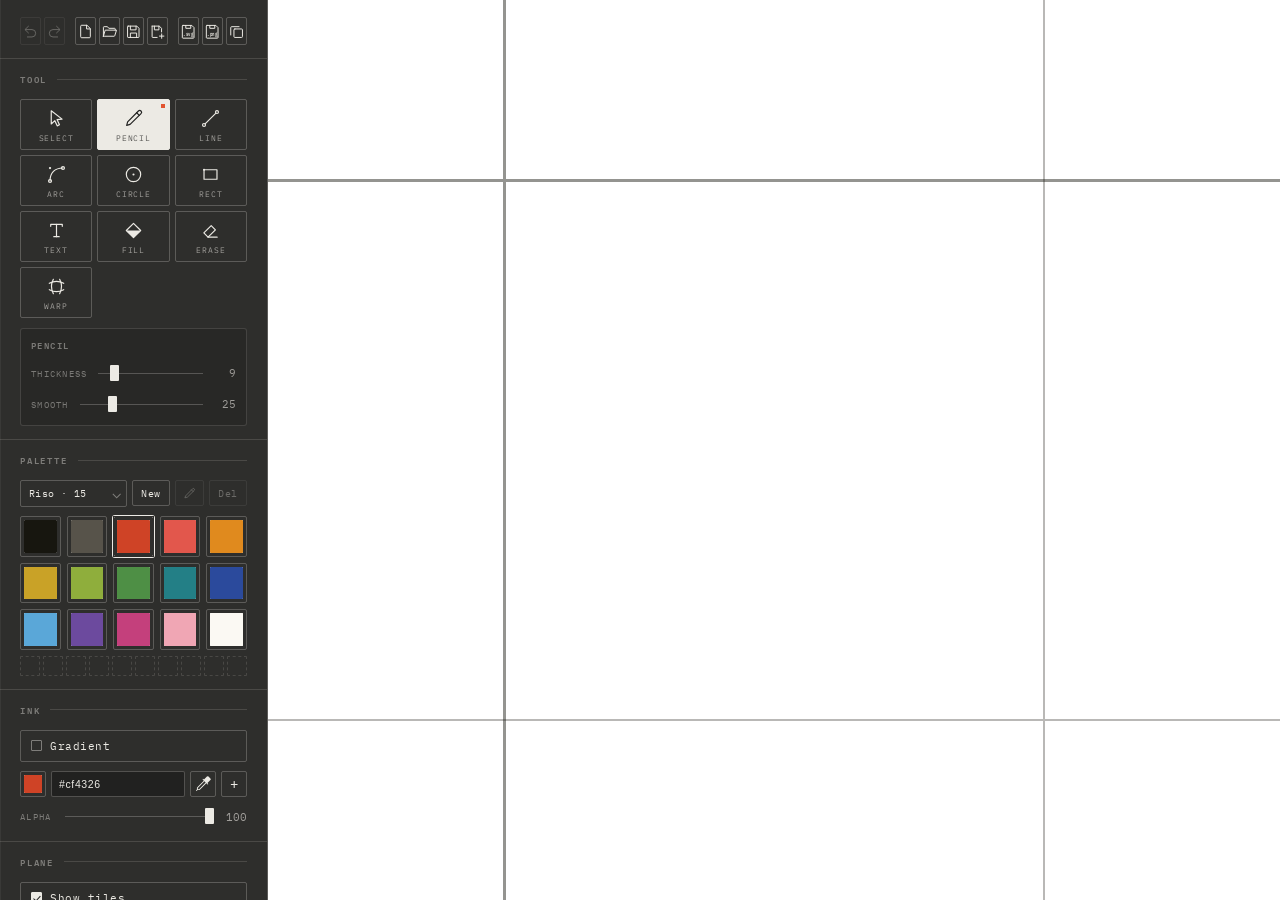
<file: index.html>
<!doctype html>
<html lang="en">
<head>
<meta charset="utf-8">
<meta name="viewport" content="width=device-width, initial-scale=1, maximum-scale=1, user-scalable=no">
<title>Tesselate</title>
<link rel="preconnect" href="https://fonts.googleapis.com">
<link rel="preconnect" href="https://fonts.gstatic.com" crossorigin>
<link href="https://fonts.googleapis.com/css2?family=Fraunces:ital,opsz,wght@0,9..144,400;0,9..144,600;1,9..144,400&family=IBM+Plex+Mono:wght@400;500;600&display=swap" rel="stylesheet">
<link rel="stylesheet" href="styles.css">
</head>
<body>

<aside class="rail">

  <section class="panel bar">
    <div class="toolbar">
      <button id="undo" title="Undo — ⌘Z" aria-label="Undo">
        <svg viewBox="0 0 24 24"><path d="M4.7 9.3h9.4a5.2 5.2 0 1 1 0 10.4H7.6"/><path d="M9.1 4.6L4.2 9.3l4.9 4.7"/></svg>
      </button>
      <button id="redo" title="Redo — ⇧⌘Z" aria-label="Redo">
        <svg viewBox="0 0 24 24"><path d="M19.3 9.3H9.9a5.2 5.2 0 1 0 0 10.4h6.5"/><path d="M14.9 4.6l4.9 4.7-4.9 4.7"/></svg>
      </button>
      <button id="newDrawing" class="gap" title="Start a new drawing" aria-label="New drawing">
        <svg viewBox="0 0 24 24"><path d="M13.5 3.2H6.6a1.4 1.4 0 0 0-1.4 1.4v14.8a1.4 1.4 0 0 0 1.4 1.4h10.8a1.4 1.4 0 0 0 1.4-1.4V8.4z"/><path d="M13.5 3.2v5.2h5.3"/></svg>
      </button>
      <button id="loadJson" title="Open a drawing — ⌘O" aria-label="Open a drawing">
        <svg viewBox="0 0 24 24"><path d="M3.4 18.6V6.2a1 1 0 0 1 1-1h4.7l1.9 2.3h8.1a1 1 0 0 1 1 1v1.6"/><path d="M3.4 18.6l2.5-8.5h16L19.4 18a1 1 0 0 1-1 .7H4.4a1 1 0 0 1-1-.1z"/></svg>
      </button>
      <button id="saveJson" title="Save the drawing back to its file — ⌘S" aria-label="Save">
        <svg viewBox="0 0 24 24"><path d="M4.4 4.4h12.3l3.1 3.1v12.1a.8.8 0 0 1-.8.8H4.4a.8.8 0 0 1-.8-.8V5.2a.8.8 0 0 1 .8-.8z"/><path d="M7.6 4.4v5.3h8V4.4"/><path d="M7.6 20.4v-6.2h8.8v6.2"/></svg>
      </button>
      <button id="saveJsonAs" title="Save the drawing to a new file — ⇧⌘S" aria-label="Save as">
        <svg viewBox="0 0 24 24"><path d="M4.4 4.4h10.2l3.1 3.1v5.1"/><path d="M4.4 4.4v15.2a.8.8 0 0 0 .8.8h6.3"/><path d="M7.6 4.4v5.3h6.4V4.4"/><path d="M17.9 15.4v6.2M14.8 18.5h6.2"/></svg>
      </button>
      <button id="exportSvg" class="gap" title="Save the tiling as an SVG" aria-label="Save SVG">
        <svg viewBox="0 0 24 24"><path d="M4.2 3.4h12.5l3.1 3.1v14a.9.9 0 0 1-.9.9H4.2a.9.9 0 0 1-.9-.9V4.3a.9.9 0 0 1 .9-.9z"/><path d="M8.2 3.4v4.1h7V3.4"/><text x="12" y="18.6" text-anchor="middle" textLength="16.4" lengthAdjust="spacingAndGlyphs">.svg</text></svg>
      </button>
      <button id="exportPng" title="Save the tiling as a PNG" aria-label="Save PNG">
        <svg viewBox="0 0 24 24"><path d="M4.2 3.4h12.5l3.1 3.1v14a.9.9 0 0 1-.9.9H4.2a.9.9 0 0 1-.9-.9V4.3a.9.9 0 0 1 .9-.9z"/><path d="M8.2 3.4v4.1h7V3.4"/><text x="12" y="18.6" text-anchor="middle" textLength="16.4" lengthAdjust="spacingAndGlyphs">.png</text></svg>
      </button>
      <button id="copyPng" title="Copy the tiling to the clipboard as a PNG" aria-label="Copy PNG">
        <svg viewBox="0 0 24 24"><rect x="8.4" y="8.4" width="12" height="12" rx="1.3"/><path d="M15.6 5.2H5.2a1.3 1.3 0 0 0-1.3 1.3v10.4"/></svg>
      </button>
    </div>
    <p class="filename mono" id="fileName" hidden></p>
    <div class="confirm" id="newConfirm" hidden>
      <p>Do you want to save your changes?</p>
      <div class="grid3">
        <button class="wide fatal" id="newYes">Yes</button>
        <button class="wide" id="newNo">No</button>
        <button class="wide" id="newCancel">Cancel</button>
      </div>
    </div>
  </section>

  <section class="panel">
    <div class="label"><span>Tool</span><i></i></div>
    <div class="tools" id="tools">
      <button class="tool" data-tool="select" title="Select — Space (click a mark, drag to move)">
        <svg viewBox="0 0 24 24"><path d="M6 3.2v15.1l4.1-3.8 2.7 5.9 2.6-1.2-2.7-5.9 5.7-.6z"/></svg>
        <em>Select</em>
      </button>
      <button class="tool" data-tool="pencil" title="Pencil — P (freehand, held drag; hold Ctrl as you let go to keep it exactly as drawn)">
        <svg viewBox="0 0 24 24"><path d="M4.2 19.8l3.9-1.1L20.6 6.4a2.1 2.1 0 0 0-3-3L5.3 15.9z"/><path d="M15.6 5.4l3 3"/></svg>
        <em>Pencil</em>
      </button>
      <button class="tool" data-tool="line" title="Line — L (click each end; Shift holds it square or to 45°)">
        <svg viewBox="0 0 24 24"><path d="M5.8 18.2L18.2 5.8"/><circle cx="4.6" cy="19.4" r="1.7"/><circle cx="19.4" cy="4.6" r="1.7"/></svg>
        <em>Line</em>
      </button>
      <button class="tool" data-tool="curve" title="Arc — A (click each end, then bend and click)">
        <svg viewBox="0 0 24 24"><path d="M4.6 19.4C4.6 10 10 4.6 19.4 4.6"/><circle cx="4.6" cy="19.4" r="1.7"/><circle cx="19.4" cy="4.6" r="1.7"/><path d="M4.6 4.6h.01" stroke-width="2.6"/></svg>
        <em>Arc</em>
      </button>
      <button class="tool" data-tool="circle" title="Circle — C (drag rim to rim, or click each end; hold Shift to draw from the centre)">
        <svg viewBox="0 0 24 24"><circle cx="12" cy="12" r="8.2"/><path d="M12 12h.01" stroke-width="2.4"/></svg>
        <em>Circle</em>
      </button>
      <button class="tool" data-tool="rect" title="Rectangle — R (click each corner; Shift squares it)">
        <svg viewBox="0 0 24 24"><rect x="4.6" y="6.6" width="14.8" height="10.8"/><path d="M4.6 6.6h.01" stroke-width="2.4"/></svg>
        <em>Rect</em>
      </button>
      <button class="tool" data-tool="text" title="Text — T (click where the letters start, then type; Enter sets them down)">
        <svg viewBox="0 0 24 24"><path d="M5.4 7.2V4.9h13.2v2.3"/><path d="M12 4.9v14.2"/><path d="M8.9 19.1h6.2"/></svg>
        <em>Text</em>
      </button>
      <button class="tool" data-tool="fill" title="Fill — F (click an area, or a mark to recolour it)">
        <svg viewBox="0 0 24 24"><path d="M12 3.8L20.2 12 12 20.2 3.8 12z"/><path d="M12 20.2L3.8 12h16.4z" fill="currentColor" stroke="none"/></svg>
        <em>Fill</em>
      </button>
      <button class="tool" data-tool="erase" title="Erase — E (click or drag across a mark)">
        <svg viewBox="0 0 24 24"><path d="M9.2 19.6l-4.8-4.8 8.4-8.4 4.8 4.8z"/><path d="M9.2 19.6h10.4"/></svg>
        <em>Erase</em>
      </button>
      <button class="tool" data-tool="warp" title="Warp — W (click the paper to drop an anchor; drag its dot to move it, the square on its rim to size it)">
        <svg viewBox="0 0 24 24"><path d="M3.8 8.4c5.4-2.9 11-2.9 16.4 0"/><path d="M3.8 15.6c5.4 2.9 11 2.9 16.4 0"/><path d="M8.4 3.8c-2.9 5.4-2.9 11 0 16.4"/><path d="M15.6 3.8c2.9 5.4 2.9 11 0 16.4"/></svg>
        <em>Warp</em>
      </button>
    </div>
    <!-- The tool in hand's own settings, boxed and named for it. Each says
         in data-for which tools it belongs to; setTool shows the right ones
         and hides the box when a tool has none. -->
    <div class="card" id="toolCard">
      <div class="card-title" id="toolCardTitle">Tool</div>
      <button class="wide toggle" data-toggle="snap" data-for="select line curve circle rect text" title="Snap to the lattice and to the marks already drawn — S · Shift suspends it, or asks for it while it is off"><span class="tick"></span><span>Snap to grid and geometry</span></button>
      <div class="row slide" id="widthRow" data-for="select pencil line curve circle rect" title="How thick a stroke looks as it is drawn, at this zoom — and, with something held, every stroke held">
        <span class="mono tiny">Thickness</span>
        <input type="range" id="width" min="1" max="64" step="1" value="9" aria-label="Stroke thickness">
        <span class="mono num" id="widthVal">9</span>
      </div>
      <!-- What a gradient lies across belongs to the stroke or fill that
           wears it, not to the gradient: shown only with a gradient about. -->
      <div class="row" id="acrossRow" data-for="select pencil line curve circle rect text fill" data-when="sweep" title="What a gradient lies across — for the marks to come and, with something held, every gradient held">
        <span class="mono tiny">Sweep across</span>
        <div class="modes" id="acrossModes">
          <button data-across="shape" title="Each mark's own bounds, so every copy of it looks the same">Mark</button>
          <button data-across="tile" title="The square, so a whole figure fades together — and still repeats exactly">Tile</button>
        </div>
      </div>
      <button class="wide toggle" data-toggle="filled" id="filledBtn" data-for="circle rect">
        <span class="tick"></span><span>Filled shapes</span>
      </button>
      <!-- Text. The size is in tile units, so 1000 is the whole square
           and 140 fits seven lines down it. -->
      <div class="row slide" data-for="text" title="How tall the letters are set, against the square — and, with something being typed, what is being typed">
        <span class="mono tiny">Size</span>
        <input type="range" id="typeSize" min="20" max="400" step="2" value="140" aria-label="Text size">
        <span class="mono num" id="typeSizeVal">140</span>
      </div>
      <!-- Three faces every computer has, and beneath them whatever else
           this one holds, once it has been asked. -->
      <div class="row" data-for="text" title="The face the letters are cut from">
        <span class="mono tiny">Face</span>
        <div class="sel"><select id="typeFace" aria-label="Text face"></select></div>
      </div>
      <div class="grid2 binders" data-for="text">
        <button class="wide toggle" data-toggle="typeBold" id="typeBoldBtn" title="Cut the letters from the heavy face">
          <span class="tick"></span><span>Bold</span>
        </button>
        <button class="wide toggle" data-toggle="typeItalic" id="typeItalicBtn" title="Cut them from the sloped face">
          <span class="tick"></span><span>Italic</span>
        </button>
      </div>
      <div class="row slide" id="smoothRow" data-for="pencil" title="How far a stroke is tidied when you let go — 0 keeps it exactly as drawn">
        <span class="mono tiny">Smooth</span>
        <input type="range" id="smooth" min="0" max="100" step="1" value="25" aria-label="Pencil smoothing">
        <span class="mono num" id="smoothVal">25</span>
      </div>
      <div class="grid2 binders" data-for="select">
        <button class="wide" id="groupBtn" title="Bind what you are holding into one thing — G or ⌘G" disabled>Group</button>
        <button class="wide" id="ungroupBtn" title="Let it loose again — U or ⇧⌘G" disabled>Ungroup</button>
      </div>
      <div class="grid4 binders" data-for="select">
        <button class="wide turn" id="turnLeftBtn" title="Turn what you are holding 45° anticlockwise" aria-label="Turn anticlockwise" disabled>
          <svg viewBox="0 0 24 24"><polyline points="1 4 1 10 7 10"/><path d="M3.51 15a9 9 0 1 0 2.13-9.36L1 10"/></svg>
        </button>
        <button class="wide turn" id="turnRightBtn" title="Turn what you are holding 45° clockwise" aria-label="Turn clockwise" disabled>
          <svg viewBox="0 0 24 24"><polyline points="23 4 23 10 17 10"/><path d="M20.49 15a9 9 0 1 1-2.12-9.36L23 10"/></svg>
        </button>
        <button class="wide turn" id="flipXBtn" title="Flip what you are holding left to right" aria-label="Flip horizontally" disabled>
          <svg viewBox="0 0 24 24"><path d="M12 2.6v18.8"/><path d="M9.1 6.9L3.4 12l5.7 5.1z"/><path d="M14.9 6.9L20.6 12l-5.7 5.1z"/></svg>
        </button>
        <button class="wide turn" id="flipYBtn" title="Flip what you are holding top to bottom" aria-label="Flip vertically" disabled>
          <svg viewBox="0 0 24 24"><path d="M2.6 12h18.8"/><path d="M6.9 9.1L12 3.4l5.1 5.7z"/><path d="M6.9 14.9L12 20.6l5.1-5.7z"/></svg>
        </button>
      </div>
      <div class="grid4 binders" data-for="select">
        <button class="wide turn" id="toBottomBtn" title="Send what you are holding to the bottom, under everything else" aria-label="Send to the bottom" disabled>
          <svg viewBox="0 0 24 24"><path d="M5.2 20.2h13.6"/><path d="M12 3.8v11.8"/><path d="M6.8 10.4l5.2 5.2 5.2-5.2"/></svg>
        </button>
        <button class="wide turn" id="downOneBtn" title="Send what you are holding down one, under the next thing below it" aria-label="Send down one" disabled>
          <svg viewBox="0 0 24 24"><path d="M12 4.6v13.8"/><path d="M6.8 13.2l5.2 5.2 5.2-5.2"/></svg>
        </button>
        <button class="wide turn" id="upOneBtn" title="Bring what you are holding up one, over the next thing above it" aria-label="Bring up one" disabled>
          <svg viewBox="0 0 24 24"><path d="M12 19.4V5.6"/><path d="M6.8 10.8L12 5.6l5.2 5.2"/></svg>
        </button>
        <button class="wide turn" id="toTopBtn" title="Bring what you are holding to the top, over everything else" aria-label="Bring to the top" disabled>
          <svg viewBox="0 0 24 24"><path d="M5.2 3.8h13.6"/><path d="M12 20.2V8.4"/><path d="M6.8 13.6L12 8.4l5.2 5.2"/></svg>
        </button>
      </div>
      <div class="grid3 binders" data-for="select">
        <button class="wide" id="cutBtn" title="Cut what you are holding — ⌘X" disabled>Cut</button>
        <button class="wide" id="copyBtn" title="Copy what you are holding — ⌘C" disabled>Copy</button>
        <button class="wide" id="pasteBtn" title="Paste — ⌘V" disabled>Paste</button>
      </div>
      <div id="warpControls" data-for="warp">
        <div class="row slide">
          <span class="mono tiny">Amount</span>
          <input type="range" id="warpAmount" min="0" max="100" step="1" value="100" aria-label="Warp amount">
          <span class="mono num" id="warpAmountVal">100</span>
        </div>
        <div class="sub-row">
          <span class="mono tiny">Anchors</span>
          <div class="modes" id="warpRepeat">
            <button data-repeat="plane" title="Each anchor sits once, where it was put — a lens over the pattern">Plane</button>
            <button data-repeat="tile" title="Each anchor sits in every square, turned with it — still a tiling">Tile</button>
          </div>
        </div>
        <div class="sub-row">
          <span class="mono tiny">Ink</span>
          <div class="modes" id="warpInk">
            <button data-ink="bend" title="Strokes follow the warp and keep the width they were given">Bends</button>
            <button data-ink="swell" title="Strokes are warped as the area they cover, so a bulge thickens them too">Swells</button>
          </div>
        </div>
        <p class="note" id="warpNone"></p>
        <!-- The anchor held, apart from the warp as a whole. -->
        <div class="subgroup" id="warpAnchor" hidden>
          <div class="card-title">Anchor</div>
          <div class="row slide">
            <span class="mono tiny">Bulge</span>
            <input type="range" id="warpBulge" min="-100" max="100" step="1" value="50" aria-label="Bulge">
            <span class="mono num" id="warpBulgeVal">50</span>
          </div>
          <div class="row slide">
            <span class="mono tiny">Twirl</span>
            <input type="range" id="warpTwirl" min="-100" max="100" step="1" value="0" aria-label="Twirl">
            <span class="mono num" id="warpTwirlVal">0</span>
          </div>
          <div class="row slide">
            <span class="mono tiny">Radius</span>
            <input type="range" id="warpRadius" min="10" max="2000" step="5" value="400" aria-label="Radius">
            <span class="mono num" id="warpRadiusVal">400</span>
          </div>
          <button class="wide" id="warpRemove" title="Remove the anchor in hand — Delete">Remove anchor</button>
        </div>
      </div>
    </div>
  </section>

  <!-- The colour panels show only for the tools that put colour down. -->
  <section class="panel" id="palettePanel" data-for="pencil line curve circle rect text fill">
    <div class="label"><span>Palette</span><i></i></div>

    <div class="pal-bar">
      <div class="sel"><select id="palSel" aria-label="Palette"></select></div>
      <button class="mini" id="palNew" title="Start a new palette of your own, empty">New</button>
      <button class="mini pen" id="palRename" title="Rename this palette" aria-label="Rename palette">
        <svg viewBox="0 0 24 24"><path d="M4.2 19.8l3.9-1.1L20.6 6.4a2.1 2.1 0 0 0-3-3L5.3 15.9z"/><path d="M15.6 5.4l3 3"/></svg>
      </button>
      <button class="mini" id="palDel" title="Delete this palette">Del</button>
    </div>

    <div class="pal-name" id="palNameRow" hidden>
      <input type="text" id="palName" class="mono" maxlength="22" placeholder="Name it" spellcheck="false" autocomplete="off">
      <button class="mini" id="palSave" title="Save the palette">Save</button>
      <button class="mini" id="palCancel" title="Cancel" aria-label="Cancel">&#215;</button>
    </div>

    <div class="swatches" id="swatches"></div>
    <div class="recent" id="recent" aria-label="Recently used" title="Recently used — ink that has been put down on the drawing, newest first"></div>
  </section>

  <!-- The colour in hand: flat, or a gradient between two ends. -->
  <section class="panel" id="inkPanel" data-for="pencil line curve circle rect text fill">
    <div class="label"><span>Ink</span><i></i></div>

    <button class="wide toggle" id="gradOn" title="Fade the ink from one colour to another"><span class="tick"></span><span>Gradient</span></button>

    <div id="inkFlat">
      <div class="mixer">
        <label class="swatch-preview well-pick" title="The ink in hand — click for the system colour picker"><span class="well chk"><i id="mixInk"></i></span><input type="color" id="hexPick" aria-label="Colour picker"></label>
        <input type="text" id="hexInput" class="mono hex" spellcheck="false" autocomplete="off" maxlength="9" aria-label="Hex colour" placeholder="#rrggbbaa">
        <button class="mini drop" id="dropBtn" title="Eyedropper — click the drawing to take the colour under the pointer — I" aria-label="Eyedropper">
          <!-- Bootstrap Icons "eyedropper", MIT -->
          <svg viewBox="0 0 16 16" aria-hidden="true"><path d="M13.354.646a1.207 1.207 0 0 0-1.708 0L8.5 3.793l-.646-.647a.5.5 0 1 0-.708.708L8.293 5l-7.147 7.146A.5.5 0 0 0 1 12.5v1.793l-.854.853a.5.5 0 1 0 .708.707L1.707 15H3.5a.5.5 0 0 0 .354-.146L11 7.707l1.146 1.147a.5.5 0 0 0 .708-.708l-.647-.646 3.147-3.146a1.207 1.207 0 0 0 0-1.708zM2 12.707l7-7L10.293 7l-7 7H2z"/></svg>
        </button>
        <span class="ink-tools" id="inkTools">
          <button class="mini add" id="addSwatch" title="Add this ink to the palette" aria-label="Add to the palette">+</button>
        </span>
      </div>
      <div class="row slide" id="alphaRow">
        <span class="mono tiny">Alpha</span>
        <input type="range" id="alpha" min="1" max="100" step="1" value="100" aria-label="Opacity">
        <span class="mono num" id="alphaVal">100</span>
      </div>
    </div>

    <div class="grad-body" id="gradBody" hidden>
      <!-- The sweep as a whole: where it runs, and how. The dial shows it,
           so there is no strip of it as well. -->
      <div class="card" id="gradSweep">
        <div class="card-title">Sweep
          <span class="card-tools">
            <button class="mini swap" id="gradSwap" title="Swap the two ends" aria-label="Swap the two ends">
              <svg viewBox="0 0 24 24"><path d="M4.5 8.5h14.5"/><path d="M15.5 5l3.5 3.5-3.5 3.5"/><path d="M19.5 15.5H5"/><path d="M8.5 12L5 15.5 8.5 19"/></svg>
            </button>
            <span class="ink-tools" id="gradTools"></span>
          </span>
        </div>
        <div class="sweep-set">
          <!-- The angle, turned by hand: the sweep as it will fall, with a
               hand pointing the way it runs. -->
          <div class="dial chk" id="gradDial" tabindex="0" role="slider" aria-label="Angle of the sweep — drag, or step it with the arrow keys" aria-valuemin="0" aria-valuemax="359" aria-valuenow="90" title="Drag to turn the sweep — Alt holds it to 45° · arrow keys step it, Shift by 45°">
            <i id="gradDialInk"></i>
            <svg viewBox="-30 -30 60 60" aria-hidden="true">
              <g id="gradDialHand" transform="rotate(90)">
                <g class="shade"><path d="M-19 0H17"/><path d="M10.5 -6.5L18.5 0 10.5 6.5"/><circle cx="-19" cy="0" r="2.6"/></g>
                <g class="hand"><path d="M-19 0H17"/><path d="M10.5 -6.5L18.5 0 10.5 6.5"/><circle cx="-19" cy="0" r="2.6"/></g>
              </g>
            </svg>
          </div>
          <div class="sweep-fields">
            <div class="sub-row">
              <span class="mono tiny">Angle</span>
              <span class="angle-field">
                <input type="number" id="gradAngle" class="mono hex" min="0" max="359" step="5" value="90" aria-label="Angle of the sweep, in degrees clockwise from east">
                <span class="mono tiny">deg</span>
              </span>
            </div>
          </div>
        </div>
      </div>
      <!-- Each end, with everything that belongs to it. -->
      <div class="card stop" id="gradStop0">
        <div class="card-title">From</div>
        <div class="mixer">
          <label class="swatch-preview well-pick" id="gradWell0" title="The colour the sweep starts from — click for the system colour picker"><span class="well chk"><i></i></span><input type="color" id="gradPick0" aria-label="Colour the sweep starts from"></label>
          <input type="text" id="gradHex0" class="mono hex" spellcheck="false" autocomplete="off" maxlength="9" aria-label="Hex of the colour the sweep starts from" placeholder="#rrggbbaa">
          <button class="mini drop" id="gradDrop0" title="Take the colour the sweep starts from off the drawing" aria-label="Eyedropper for the start of the sweep">
            <svg viewBox="0 0 16 16" aria-hidden="true"><path d="M13.354.646a1.207 1.207 0 0 0-1.708 0L8.5 3.793l-.646-.647a.5.5 0 1 0-.708.708L8.293 5l-7.147 7.146A.5.5 0 0 0 1 12.5v1.793l-.854.853a.5.5 0 1 0 .708.707L1.707 15H3.5a.5.5 0 0 0 .354-.146L11 7.707l1.146 1.147a.5.5 0 0 0 .708-.708l-.647-.646 3.147-3.146a1.207 1.207 0 0 0 0-1.708zM2 12.707l7-7L10.293 7l-7 7H2z"/></svg>
          </button>
        </div>
        <div class="row slide">
          <span class="mono tiny">Alpha</span>
          <input type="range" id="gradAlpha0" min="0" max="100" step="1" value="100" aria-label="Opacity of the colour the sweep starts from">
          <span class="mono num" id="gradAlphaVal0">100</span>
        </div>
      </div>
      <div class="card stop" id="gradStop1">
        <div class="card-title">To</div>
        <div class="mixer">
          <label class="swatch-preview well-pick" id="gradWell1" title="The colour the sweep fades to — click for the system colour picker"><span class="well chk"><i></i></span><input type="color" id="gradPick1" aria-label="Colour the sweep fades to"></label>
          <input type="text" id="gradHex1" class="mono hex" spellcheck="false" autocomplete="off" maxlength="9" aria-label="Hex of the colour the sweep fades to" placeholder="#rrggbbaa">
          <button class="mini drop" id="gradDrop1" title="Take the colour the sweep fades to off the drawing" aria-label="Eyedropper for the end of the sweep">
            <svg viewBox="0 0 16 16" aria-hidden="true"><path d="M13.354.646a1.207 1.207 0 0 0-1.708 0L8.5 3.793l-.646-.647a.5.5 0 1 0-.708.708L8.293 5l-7.147 7.146A.5.5 0 0 0 1 12.5v1.793l-.854.853a.5.5 0 1 0 .708.707L1.707 15H3.5a.5.5 0 0 0 .354-.146L11 7.707l1.146 1.147a.5.5 0 0 0 .708-.708l-.647-.646 3.147-3.146a1.207 1.207 0 0 0 0-1.708zM2 12.707l7-7L10.293 7l-7 7H2z"/></svg>
          </button>
        </div>
        <div class="row slide">
          <span class="mono tiny">Alpha</span>
          <input type="range" id="gradAlpha1" min="0" max="100" step="1" value="100" aria-label="Opacity of the colour the sweep fades to">
          <span class="mono num" id="gradAlphaVal1">100</span>
        </div>
      </div>
    </div>
  </section>

  <section class="panel">
    <div class="label"><span>Plane</span><i></i></div>
    <button class="wide toggle" data-toggle="grid" title="Show the tile grid across the plane — X"><span class="tick"></span><span>Show tiles</span></button>
    <button class="wide toggle" id="gridOn" title="Show the alignment grid — D cycles its size">
      <span class="tick"></span><span>Show grid</span>
    </button>
    <div class="subs" id="subs"></div>
    <div class="sub-row">
      <span class="mono tiny">Grid type</span>
      <div class="modes" id="diagModes"></div>
    </div>
  </section>

  <section class="panel" id="symmetryPanel">
    <div class="label"><span>Symmetry</span><i></i></div>
    <div class="row shape-row">
      <span class="mono tiny">Tile</span>
      <div class="modes" id="shapes"></div>
    </div>
    <div class="confirm" id="shapeConfirm" hidden>
      <p>A <span id="shapeName">new</span> tile starts a new drawing. Do you want to save your changes?</p>
      <div class="grid3">
        <button class="wide fatal" id="shapeYes">Yes</button>
        <button class="wide" id="shapeNo">No</button>
        <button class="wide" id="shapeCancel">Cancel</button>
      </div>
    </div>
    <div class="chips" id="presets"></div>
    <div class="row block-row">
      <span class="mono tiny">Block</span>
      <div class="sizes" id="sizes"></div>
    </div>
    <div class="pattern-grid" id="patternGrid"></div>
    <p class="note" id="turnNote">Click a tile to turn it a quarter. The upright arrow is your drawing surface.</p>
    <button class="wide toggle" data-toggle="arrows" title="Mark each tile on the plane with the way it has been turned"><span class="tick"></span><span>Show orientation</span></button>
  </section>

</aside>

<main class="stage-wrap">
  <canvas id="stage"></canvas>
</main>

<script src="src/geometry.js"></script>
<script src="src/patterns.js"></script>
<script src="src/warp.js"></script>
<script src="src/app.js"></script>
</body>
</html>
</file>
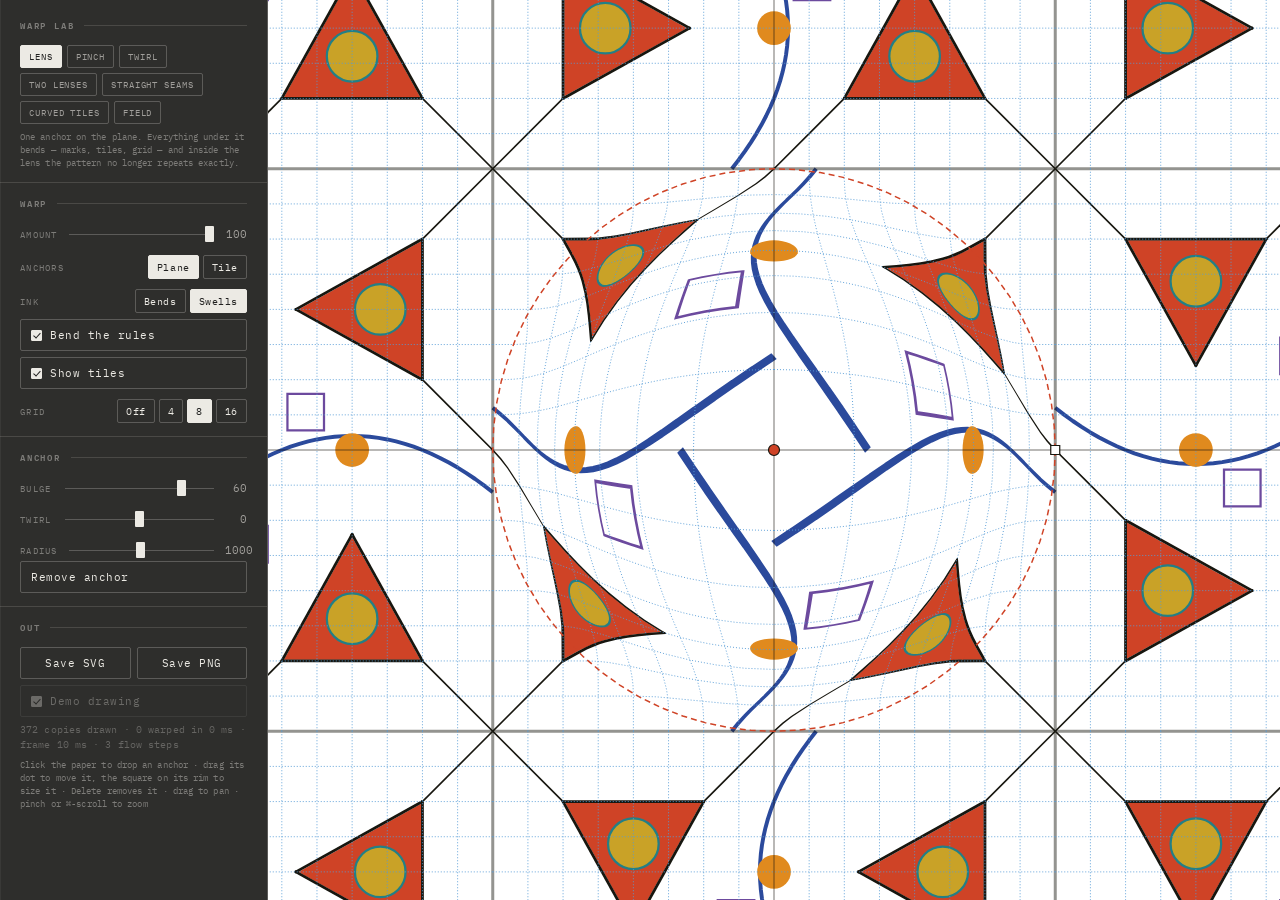
<file: lab/warp.html>
<!doctype html>
<html lang="en">
<head>
<meta charset="utf-8">
<meta name="viewport" content="width=device-width, initial-scale=1, maximum-scale=1, user-scalable=no">
<title>Tesselate — warp lab</title>
<link rel="preconnect" href="https://fonts.googleapis.com">
<link rel="preconnect" href="https://fonts.gstatic.com" crossorigin>
<link href="https://fonts.googleapis.com/css2?family=Fraunces:ital,opsz,wght@0,9..144,400;0,9..144,600;1,9..144,400&family=IBM+Plex+Mono:wght@400;500;600&display=swap" rel="stylesheet">
<link rel="stylesheet" href="../styles.css">
<style>
  .lab .note { margin: 6px 0 0; line-height: 1.45; }
  .lab .chips { margin-top: 8px; }
  .lab .stats { opacity: 0.7; font-size: 10px; }
  #stage { cursor: crosshair; }
  #stage.on-handle { cursor: grab; }
  .svg-view { position: fixed; inset: 0; background: #fff; display: flex; }
  .svg-view img { width: 100%; height: 100%; object-fit: contain; }
</style>
</head>
<body>

<aside class="rail lab">

  <section class="panel">
    <div class="label"><span>Warp lab</span><i></i></div>
    <div class="chips" id="presets"></div>
    <p class="note" id="presetNote"></p>
  </section>

  <section class="panel">
    <div class="label"><span>Warp</span><i></i></div>
    <div class="row slide">
      <span class="mono tiny">Amount</span>
      <input type="range" id="amount" min="0" max="100" step="1" value="100" aria-label="Amount">
      <span class="mono num" id="amountVal">100</span>
    </div>
    <div class="sub-row">
      <span class="mono tiny">Anchors</span>
      <div class="modes" id="repeat">
        <button data-repeat="plane" title="Each anchor sits once, on the plane — a lens">Plane</button>
        <button data-repeat="tile" title="Each anchor sits in every square, turned with it — still a tiling">Tile</button>
      </div>
    </div>
    <div class="sub-row">
      <span class="mono tiny">Ink</span>
      <div class="modes" id="ink">
        <button data-ink="bend" title="Strokes follow the warp but keep their width">Bends</button>
        <button data-ink="swell" title="Strokes are warped as areas, so a bulge thickens them too">Swells</button>
      </div>
    </div>
    <button class="wide toggle" id="bendRules" title="Warp the tile rules and the grid with the marks"><span class="tick"></span><span>Bend the rules</span></button>
    <button class="wide toggle" id="tilesOn"><span class="tick"></span><span>Show tiles</span></button>
    <div class="sub-row">
      <span class="mono tiny">Grid</span>
      <div class="modes" id="lattice">
        <button data-lattice="0">Off</button>
        <button data-lattice="4">4</button>
        <button data-lattice="8">8</button>
        <button data-lattice="16">16</button>
      </div>
    </div>
  </section>

  <section class="panel">
    <div class="label"><span>Anchor</span><i></i></div>
    <p class="note" id="anchorNone">None in hand. Click the paper to drop one.</p>
    <div id="anchorBody" hidden>
      <div class="row slide">
        <span class="mono tiny">Bulge</span>
        <input type="range" id="bulge" min="-100" max="100" step="1" value="0" aria-label="Bulge">
        <span class="mono num" id="bulgeVal">0</span>
      </div>
      <div class="row slide">
        <span class="mono tiny">Twirl</span>
        <input type="range" id="twirl" min="-100" max="100" step="1" value="0" aria-label="Twirl">
        <span class="mono num" id="twirlVal">0</span>
      </div>
      <div class="row slide">
        <span class="mono tiny">Radius</span>
        <input type="range" id="radius" min="30" max="2000" step="5" value="400" aria-label="Radius">
        <span class="mono num" id="radiusVal">400</span>
      </div>
      <button class="wide" id="removeAnchor" title="Delete">Remove anchor</button>
    </div>
  </section>

  <section class="panel">
    <div class="label"><span>Out</span><i></i></div>
    <div class="grid2">
      <button class="wide" id="svgBtn" title="Warped geometry, per block square where the warp repeats">Save SVG</button>
      <button class="wide" id="pngBtn">Save PNG</button>
    </div>
    <button class="wide toggle" id="demoOn" title="The lab's own drawing, or the one on the table in this browser"><span class="tick"></span><span>Demo drawing</span></button>
    <p class="note mono stats" id="stats"></p>
    <p class="note mono stats" id="readout"></p>
    <p class="note">Click the paper to drop an anchor · drag its dot to move it, the square on its rim to size it · Delete removes it · drag to pan · pinch or ⌘-scroll to zoom</p>
  </section>

</aside>

<main class="stage-wrap">
  <canvas id="stage"></canvas>
</main>

<script src="../src/geometry.js"></script>
<script src="../src/patterns.js"></script>
<script src="../src/warp.js"></script>
<script src="lab.js"></script>
<script>if (/[?&]selftest=1/.test(location.search)) document.write('<script src="selftest.js"><\/script>');</script>
</body>
</html>
</file>
<file: styles.css>
/* ------------------------------------------------------------------
   Tesselate — dark grey bench, white paper, one vermilion accent. The
   tools recede so the work does not have to compete with them; all
   colour is in the artwork, none in the room around it.

   `ink` is the foreground the rail is written in, `paper` what sits
   against it — light on dark now, which is why a chip that fills with
   ink reads as light with dark lettering. The names keep their
   meaning; only the values change hands.
   ------------------------------------------------------------------ */

:root {
  color-scheme: dark;
  --paper: #212120;
  --paper-lift: #2e2e2c;
  --shade: #1a1a19;
  --ink: #eceae4;
  --ink-60: rgba(236, 234, 228, 0.6);
  --ink-42: rgba(236, 234, 228, 0.42);
  --ink-22: rgba(236, 234, 228, 0.24);
  --ink-12: rgba(236, 234, 228, 0.14);
  --ink-06: rgba(236, 234, 228, 0.07);
  --accent: #e2542f;
  --rail: 268px;
  --mono: "IBM Plex Mono", ui-monospace, "SF Mono", Menlo, monospace;
  --serif: "Fraunces", "Hoefler Text", Georgia, serif;
}

* { box-sizing: border-box; }
[hidden] { display: none !important; }

html, body {
  height: 100%;
  margin: 0;
  overflow: hidden;
  overscroll-behavior: none;
  background: var(--shade);
  color: var(--ink);
  font-family: var(--mono);
  -webkit-font-smoothing: antialiased;
  touch-action: none;
}

body { display: flex; }

/* ---------------- rail ---------------- */

.rail {
  width: var(--rail);
  flex: 0 0 var(--rail);
  height: 100%;
  overflow-y: auto;
  overflow-x: hidden;
  background: var(--paper-lift);
  border-right: 1px solid var(--ink-22);
  box-shadow: 1px 0 0 rgba(255, 255, 255, 0.05) inset, -18px 0 30px -24px rgba(0, 0, 0, 0.7);
  display: flex;
  flex-direction: column;
  scrollbar-width: thin;
}
.rail::-webkit-scrollbar { width: 8px; }
.rail::-webkit-scrollbar-thumb { background: var(--ink-12); }

.panel { padding: 12px 20px 13px; border-bottom: 1px solid var(--ink-12); }
/* Nothing follows the last panel, so its rule would just hang in the gap. */
.rail > .panel:last-child { border-bottom: none; }
.rail > section.panel:first-of-type { padding-top: 17px; }

.label {
  display: flex;
  align-items: center;
  gap: 10px;
  margin-bottom: 12px;
  font-size: 9px;
  font-weight: 600;
  letter-spacing: 0.2em;
  text-transform: uppercase;
  color: var(--ink-42);
}
.label i { flex: 1; height: 1px; background: var(--ink-12); }

/* The New-confirm block eases in the same way the symmetry panel used to. */
@keyframes unfold {
  from { opacity: 0; transform: translateY(-3px); }
  to { opacity: 1; transform: none; }
}

/* ---------------- buttons ---------------- */

button {
  font-family: var(--mono);
  color: var(--ink);
  background: transparent;
  border: 1px solid var(--ink-22);
  border-radius: 2px;
  cursor: pointer;
  transition: background 0.13s ease, color 0.13s ease, border-color 0.13s ease;
}
button:hover { background: var(--ink-06); }
button:active { transform: translateY(0.5px); }
button:focus-visible { outline: 2px solid var(--accent); outline-offset: 1px; }

/* Nine tools, three to a row: four to a row left the warp on a row of
   its own. */
.tools { display: grid; grid-template-columns: repeat(3, 1fr); gap: 5px; }
.tool {
  position: relative;
  display: flex;
  flex-direction: column;
  align-items: center;
  gap: 4px;
  padding: 8px 2px 6px;
}
.tool svg {
  width: 21px;
  height: 21px;
  fill: none;
  stroke: currentColor;
  stroke-width: 1.35;
  stroke-linecap: round;
  stroke-linejoin: round;
}
.tool em {
  font-style: normal;
  font-size: 8px;
  letter-spacing: 0.11em;
  text-transform: uppercase;
  color: var(--ink-60);
}
.tool.on { background: var(--ink); border-color: var(--ink); color: var(--paper); }
/* The lit tool is light, so its caption is the dark of the rail — the
   light one it had was left over from when the rail was light, and wrote
   the caption out of sight on its own button. */
.tool.on em { color: rgba(33, 33, 32, 0.72); }
.tool.on::before {
  content: "";
  position: absolute;
  top: 4px;
  right: 4px;
  width: 4px;
  height: 4px;
  background: var(--accent);
}

.wide {
  display: flex;
  align-items: center;
  gap: 8px;
  width: 100%;
  padding: 8px 10px;
  font-size: 10.5px;
  letter-spacing: 0.05em;
  text-align: left;
}
.grid2 { display: grid; grid-template-columns: 1fr 1fr; gap: 6px; }
.grid4 { display: grid; grid-template-columns: repeat(4, 1fr); gap: 5px; }
.grid2 .wide { justify-content: center; text-align: center; }
.grid2 + .grid2, .filename + .grid2, .confirm + .grid2 { margin-top: 6px; }
.grid3 { display: grid; grid-template-columns: repeat(3, 1fr); gap: 6px; }
.grid3 .wide { justify-content: center; text-align: center; padding: 8px 4px; }
.binders { margin-top: 8px; }
.binders + .binders { margin-top: 6px; }
.wide.turn { justify-content: center; padding: 7px 0; }
.wide.turn svg {
  width: 15px;
  height: 15px;
  flex: 0 0 15px;
  fill: none;
  stroke: currentColor;
  stroke-width: 1.6;
  stroke-linecap: round;
  stroke-linejoin: round;
}
.wide:disabled { opacity: 0.32; cursor: default; }
.wide:disabled:hover { background: transparent; }

/* The file the drawing belongs to, with a dot while it has moved on. */
.filename {
  margin: 7px 0 0;
  font-size: 9px;
  letter-spacing: 0.04em;
  color: var(--ink-42);
  white-space: nowrap;
  overflow: hidden;
  text-overflow: ellipsis;
}
.filename::before {
  content: "";
  display: inline-block;
  width: 4px;
  height: 4px;
  margin-left: 6px;
  border-radius: 50%;
  background: var(--accent);
  opacity: 0;
  vertical-align: 0.1em;
}
.filename.dirty::before { opacity: 1; }

/* The table's own controls, at the top where the work starts. They
   share the row between them, so it holds however many there are, and a
   little air marks off the three groups: history, file, export. */
.toolbar { display: flex; gap: 3px; }
.toolbar > button {
  flex: 1 1 0;
  min-width: 0;
  height: 28px;
  padding: 0;
  display: grid;
  place-items: center;
}
.toolbar > button.gap { margin-left: 7px; }
.toolbar > button svg {
  width: 17px;
  height: 17px;
  fill: none;
  stroke: currentColor;
  stroke-width: 1.4;
  stroke-linecap: round;
  stroke-linejoin: round;
}
/* The two exports say what they write, on the same disk the save uses.
   `textLength` stretches the letters to the disk's own width, so they
   fill it whatever the font turns out to be. */
.toolbar > button svg text {
  fill: currentColor;
  stroke: none;
  font-family: var(--mono);
  font-size: 8.4px;
  font-weight: 600;
}
.toolbar > button:disabled { opacity: 0.3; cursor: default; }
.toolbar > button:disabled:hover { background: transparent; }

/* Clear asks first, in the rail rather than in a browser box. */
.confirm {
  margin-top: 7px;
  padding: 9px 10px 10px;
  border: 1px solid rgba(207, 67, 38, 0.45);
  border-radius: 2px;
  background: rgba(207, 67, 38, 0.055);
  animation: unfold 0.16s ease both;
}
.confirm p {
  margin: 0 0 8px;
  font-size: 10px;
  line-height: 1.45;
  letter-spacing: 0.02em;
  color: var(--ink-60);
}
.confirm p .mono { color: var(--ink-42); }
.wide.fatal {
  justify-content: center;
  background: var(--accent);
  border-color: var(--accent);
  color: var(--paper);
}
.wide.fatal:hover { background: #b9351b; border-color: #b9351b; }

.toggle { margin-top: 6px; }
.sub-row {
  display: flex;
  flex-wrap: wrap;
  align-items: center;
  gap: 7px;
  margin-top: 10px;
}
/* One row, however many sizes there are: they share the width between
   them rather than wrapping a lone number onto a line of its own. */
.subs { display: flex; flex-wrap: nowrap; gap: 3px; margin-top: 6px; }
/* The sizes belong to the switch above them; with it off there is no
   grid for them to size, so they go quiet rather than disappearing. */
.subs button:disabled { opacity: 0.3; cursor: default; }
.subs button:disabled:hover { background: transparent; }
.subs button {
  flex: 1 1 0;
  min-width: 0;
  height: 24px;
  padding: 0 2px;
  font-size: 10px;
  display: grid;
  place-items: center;
}
.subs button.on { background: var(--ink); border-color: var(--ink); color: var(--paper); }

.modes { display: flex; gap: 4px; margin-left: auto; }
.modes button {
  height: 24px;
  padding: 0 8px;
  font-size: 9.5px;
  letter-spacing: 0.06em;
}
.modes button.on { background: var(--ink); border-color: var(--ink); color: var(--paper); }
.toggle .tick {
  width: 11px;
  height: 11px;
  flex: 0 0 11px;
  border: 1px solid var(--ink-42);
  border-radius: 1px;
  position: relative;
}
.toggle.muted { opacity: 0.42; }
.toggle.on .tick { background: var(--ink); border-color: var(--ink); }
/* A tick, drawn as two sides of a box turned on its corner. */
.toggle.on .tick::after {
  content: "";
  position: absolute;
  left: 3px;
  top: 0.5px;
  width: 2.5px;
  height: 6px;
  border: solid var(--paper);
  border-width: 0 1.5px 1.5px 0;
  transform: rotate(42deg);
}

/* ---------------- palette ---------------- */

.pal-bar { display: flex; gap: 5px; align-items: stretch; margin-bottom: 9px; }
.sel { position: relative; flex: 1; min-width: 0; }
.sel::after {
  content: "";
  position: absolute;
  right: 8px;
  top: 50%;
  margin-top: -1.5px;
  width: 5px;
  height: 5px;
  border-right: 1px solid var(--ink-42);
  border-bottom: 1px solid var(--ink-42);
  transform: rotate(45deg) translateY(-1px);
  pointer-events: none;
}
#palSel, #typeFace {
  -webkit-appearance: none;
  appearance: none;
  width: 100%;
  height: 100%;
  padding: 6px 20px 6px 8px;
  font-family: var(--mono);
  font-size: 10px;
  letter-spacing: 0.04em;
  color: var(--ink);
  background: transparent;
  border: 1px solid var(--ink-22);
  border-radius: 2px;
  cursor: pointer;
  text-overflow: ellipsis;
}
#palSel:hover, #typeFace:hover { background: var(--ink-06); }
#palSel:focus-visible,
#typeFace:focus-visible { outline: 2px solid var(--accent); outline-offset: 1px; }
/* The face row is a label and a picker, so the picker takes the room the
   chips used to, rather than the whole width a palette's does. */
.row > .sel { height: 26px; }

.mini {
  padding: 0 8px;
  height: 26px;
  font-size: 9.5px;
  letter-spacing: 0.07em;
  display: grid;
  place-items: center;
  flex: 0 0 auto;
}
/* The rename pencil, drawn in the same line as the tool icons. */
.mini.pen { padding: 0 7px; }
.mini.pen svg {
  width: 13px;
  height: 13px;
  fill: none;
  stroke: currentColor;
  stroke-width: 1.5;
  stroke-linecap: round;
  stroke-linejoin: round;
}
.mini:disabled { opacity: 0.32; cursor: default; }
.mini:disabled:hover { background: transparent; }
.armed {
  background: var(--accent);
  border-color: var(--accent);
  color: var(--paper);
}
.armed:hover { background: #b9351b; border-color: #b9351b; }

.pal-name { display: flex; gap: 5px; margin-bottom: 9px; animation: unfold 0.16s ease both; }
.pal-name input {
  flex: 1;
  min-width: 0;
  height: 26px;
  padding: 0 8px;
  font-size: 10.5px;
  letter-spacing: 0.03em;
  color: var(--ink);
  background: var(--paper);
  border: 1px solid var(--ink-42);
  border-radius: 2px;
}
.pal-name input:focus { outline: none; border-color: var(--accent); }

.swatches { display: grid; grid-template-columns: repeat(5, 1fr); gap: 6px; }
/* Somewhere to aim at while it is still empty — a new palette starts
   that way, and dropping a colour in is how it stops being. */
.swatches { min-height: 30px; }
/* The strip a colour is being dragged into — or the end of a sweep it
   would fill — and the place in a strip the drop would land — a bar down the side of the swatch it would go in
   front of, or behind the last one where it would go on the end. */
.swatches.drop, .recent.drop, .card.drop {
  outline: 1px dashed var(--accent);
  outline-offset: 3px;
}
.swatch.ins-before::before,
.swatch.ins-after::before {
  content: "";
  position: absolute;
  top: -2px;
  bottom: -2px;
  width: 2px;
  background: var(--accent);
  pointer-events: none;
}
.swatch.ins-before::before { left: -4px; }
.swatch.ins-after::before { right: -4px; }
/* Ink that was mixed rather than picked, kept to hand. Ten slots, small
   enough that the palette above stays the thing that reads; the empty
   ones are drawn so the strip does not change shape as it fills. */
.recent { display: grid; grid-template-columns: repeat(10, 1fr); gap: 3px; margin-top: 6px; }
.recent .swatch { border-radius: 1px; }
.recent .swatch .well { inset: 2px; }
/* The cross, cut down for a slot half the size of a palette swatch. */
.recent .swatch .kill {
  width: 10px;
  height: 10px;
  font-size: 9px;
}
.recent .slot {
  aspect-ratio: 1;
  border: 1px dashed var(--ink-12);
  border-radius: 1px;
}
.swatch {
  aspect-ratio: 1;
  border: 1px solid var(--ink-22);
  border-radius: 2px;
  padding: 0;
  position: relative;
}
/* Alpha only reads against something, so every well sits on a check. */
.chk {
  background-color: #fff;   /* alpha reads against the paper, which is white */
  background-image:
    linear-gradient(45deg, rgba(0, 0, 0, 0.16) 25%, transparent 25% 75%, rgba(0, 0, 0, 0.16) 75%),
    linear-gradient(45deg, rgba(0, 0, 0, 0.16) 25%, transparent 25% 75%, rgba(0, 0, 0, 0.16) 75%);
  background-size: 8px 8px;
  background-position: 0 0, 4px 4px;
}
/* colour well: the check sits under the ink, not around it */
.well {
  position: absolute;
  inset: 3px;
  border-radius: 1px;
  overflow: hidden;
}
.well i { position: absolute; inset: 0; }
.swatch.on { border-color: var(--ink); box-shadow: 0 0 0 1px var(--ink); }
/* The ring on the swatch in hand. It lies over the whole button, the
   remove cross included, so it has to let the pointer through — with it
   catching the click, the cross on the selected swatch did nothing but
   pick the colour again. */
.swatch.on::after {
  content: "";
  position: absolute;
  inset: -1px;
  border: 1px solid var(--paper-lift);
  pointer-events: none;
}
.swatch .kill {
  position: absolute;
  top: 0;
  right: 0;
  width: 13px;
  height: 13px;
  display: grid;
  place-items: center;
  font-size: 11px;
  line-height: 1;
  font-style: normal;
  color: var(--paper);
  background: var(--ink);
  opacity: 0;
  transition: opacity 0.12s ease;
}
.swatch:hover .kill { opacity: 0.85; }
.swatch .kill:hover { opacity: 1; background: var(--accent); }

.mixer { display: flex; align-items: center; gap: 5px; margin-top: 9px; }
/* The gradient's own controls, shown only while the ink is one. */
.grad-body { animation: unfold 0.16s ease both; }
.grad-body .sub-row { margin-top: 8px; }
/* The eyedropper and the + go with the ink: beside the flat colour, or
   at the head of the sweep once the ink is a gradient. */
.ink-tools { display: flex; gap: 5px; }
.ink-tools:empty { display: none; }
/* The angle, set by hand. The dial is a square of the sweep as it will
   fall across a mark — CSS measures a gradient's length the way the plane
   does, corner to corner — with a hand pointing the way it runs. */
.sweep-set { display: flex; align-items: center; gap: 12px; margin-top: 8px; }
.sweep-fields { flex: 1; min-width: 0; }
.sweep-fields .sub-row:first-child { margin-top: 0; }
.dial {
  position: relative;
  width: 60px;
  height: 60px;
  flex: 0 0 60px;
  border: 1px solid var(--ink-22);
  border-radius: 3px;
  cursor: grab;
  touch-action: none;
}
.dial.turning { cursor: grabbing; }
.dial:hover, .dial:focus-visible { border-color: var(--ink-60); outline: none; }
.dial i { position: absolute; inset: 0; border-radius: 2px; }
.dial svg { position: absolute; inset: 0; width: 100%; height: 100%; pointer-events: none; }
.dial svg g.shade { fill: rgba(0, 0, 0, 0.5); stroke: rgba(0, 0, 0, 0.5); stroke-width: 4.2; stroke-linecap: round; stroke-linejoin: round; }
.dial svg g.hand { fill: #fff; stroke: #fff; stroke-width: 1.8; stroke-linecap: round; stroke-linejoin: round; }
.dial svg path { fill: none; }
.angle-field { margin-left: auto; display: flex; align-items: center; gap: 5px; }
.angle-field input { flex: 0 0 46px; width: 46px; text-align: right; padding: 0 6px; -moz-appearance: textfield; appearance: textfield; }
.angle-field input::-webkit-inner-spin-button,
.angle-field input::-webkit-outer-spin-button { -webkit-appearance: none; margin: 0; }
.mini.swap { width: 26px; height: 26px; padding: 0; }
.mini.swap svg {
  width: 15px;
  height: 15px;
  fill: none;
  stroke: currentColor;
  stroke-width: 1.4;
  stroke-linecap: round;
  stroke-linejoin: round;
}
/* Controls that belong to one thing are boxed, so that they read as one:
   the tool in hand, the sweep of a gradient, each end of it. The title
   says what the box is about; anything in a panel outside a box is about
   the panel as a whole. */
.card {
  margin-top: 10px;
  padding: 8px 10px 10px;
  border: 1px solid var(--ink-12);
  border-radius: 3px;
  background: rgba(0, 0, 0, 0.12);
}
.card-title {
  display: flex;
  align-items: center;
  justify-content: space-between;
  gap: 8px;
  font-size: 9px;
  font-weight: 600;
  letter-spacing: 0.16em;
  text-transform: uppercase;
  color: var(--ink-42);
}
.card > .card-title + .mixer { margin-top: 7px; }
/* Buttons that act on the box as a whole sit at the end of its title. */
.card-tools { display: flex; align-items: center; gap: 5px; margin: -4px 0 -4px auto; }
/* A group within a group — the anchor held, within the warp — set off by
   a rule rather than a second box. */
.subgroup { margin-top: 12px; padding-top: 10px; border-top: 1px solid var(--ink-12); }
.swatch-preview {
  width: 26px;
  height: 26px;
  flex: 0 0 26px;
  border: 1px solid var(--ink-22);
  border-radius: 2px;
  position: relative;
}

.hex {
  flex: 1;
  min-width: 0;
  height: 26px;
  padding: 0 7px;
  font-size: 10.5px;
  letter-spacing: 0.06em;
  color: var(--ink);
  background: var(--paper);
  border: 1px solid var(--ink-22);
  border-radius: 2px;
  text-transform: lowercase;
}
.hex::placeholder { color: var(--ink-22); text-transform: none; }
.hex:focus { outline: none; border-color: var(--ink-42); background: #2b2b29; }
.hex.bad { border-color: var(--accent); color: var(--accent); }

/* A colour's own well is its picker: click it and the system colour
   picker opens on that colour. There is no separate picker button beside
   it to find. */
.well-pick { cursor: pointer; transition: border-color 0.13s ease; }
.well-pick:hover { border-color: var(--ink-60); }
.well-pick input {
  position: absolute;
  inset: 0;
  opacity: 0;
  width: 100%;
  height: 100%;
  padding: 0;
  border: 0;
  cursor: pointer;
}
.mini.add { width: 26px; height: 26px; padding: 0; font-size: 14px; line-height: 1; }
/* Bootstrap's eyedropper is a filled glyph, not an outline like the tools. */
.mini.drop { width: 26px; height: 26px; padding: 0; }
.mini.drop svg { width: 15px; height: 15px; fill: currentColor; stroke: none; }

.row { display: flex; align-items: center; gap: 9px; }
.slide { margin-top: 9px; }
.slide .tiny { flex: 0 0 34px; }
.num { font-size: 10.5px; width: 22px; text-align: right; color: var(--ink-60); font-variant-numeric: tabular-nums; }
.tiny { font-size: 9px; letter-spacing: 0.14em; text-transform: uppercase; color: var(--ink-42); }

input[type="range"] {
  -webkit-appearance: none;
  appearance: none;
  flex: 1;
  min-width: 0;
  height: 18px;
  background: transparent;
  cursor: ew-resize;
}
input[type="range"]::-webkit-slider-runnable-track { height: 1px; background: var(--ink-22); }
input[type="range"]::-webkit-slider-thumb {
  -webkit-appearance: none;
  width: 9px;
  height: 16px;
  margin-top: -8px;
  border-radius: 1px;
  background: var(--ink);
}
input[type="range"]::-moz-range-track { height: 1px; background: var(--ink-22); }
input[type="range"]::-moz-range-thumb { width: 9px; height: 16px; border: 0; border-radius: 1px; background: var(--ink); }

/* ---------------- symmetry ---------------- */

.chips { display: flex; flex-wrap: wrap; gap: 5px; }
.chip {
  padding: 5px 8px;
  font-size: 9px;
  letter-spacing: 0.1em;
  text-transform: uppercase;
  color: var(--ink-60);
}
.chip.on { background: var(--ink); border-color: var(--ink); color: var(--paper); }

.shape-row { margin: 0 0 10px; justify-content: space-between; }
.shape-row + .confirm { margin: -3px 0 10px; }
.block-row { margin: 11px 0 9px; justify-content: space-between; }
.sizes { display: flex; gap: 4px; }
.sizes button {
  width: 24px;
  height: 24px;
  font-size: 10px;
  display: grid;
  place-items: center;
}
.sizes button.on { background: var(--ink); border-color: var(--ink); color: var(--paper); }

.pattern-grid {
  display: grid;
  max-width: 122px;
  gap: 3px;
  padding: 7px;
  background: var(--paper);
  border: 1px solid var(--ink-12);
  border-radius: 2px;
}
.cell {
  position: relative;
  aspect-ratio: 1;
  padding: 0;
  border-color: var(--ink-12);
  background: var(--paper-lift);
  display: grid;
  place-items: center;
}
.cell svg {
  width: 74%;
  height: 74%;
  color: var(--ink-60);
  overflow: visible;
  transition: transform 0.16s cubic-bezier(0.2, 0.7, 0.2, 1);
}
.cell svg text {
  font-size: 14px;
  fill: currentColor;
}
.cell svg .outline {
  fill: none;
  stroke: currentColor;
  stroke-width: 1.2;
  stroke-linejoin: round;
  opacity: 0.55;
}
.pattern-grid:not([data-shape="square"]) .cell svg { width: 88%; height: 88%; }
.cell:hover svg { color: var(--ink); }
.cell.src { border-color: var(--ink-42); background: rgba(236, 234, 228, 0.1); }
.cell.src svg { color: var(--accent); }
.cell.src::after {
  content: "";
  position: absolute;
  inset: 3px;
  border: 1px dashed var(--ink-22);
}
.note {
  margin: 8px 0 0;
  font-size: 9px;
  line-height: 1.45;
  color: var(--ink-42);
  letter-spacing: 0.01em;
}

/* ---------------- stage ---------------- */

.stage-wrap { position: relative; flex: 1; min-width: 0; height: 100%; }
#stage { display: block; width: 100%; height: 100%; cursor: crosshair; }
#stage.gripping { cursor: pointer; }
#stage.panning { cursor: grabbing; }
#stage.outside { cursor: grab; }
#stage.selecting { cursor: default; }
#stage.grabbable { cursor: move; }
#stage.dropping { cursor: crosshair; }

@media (max-width: 820px) {
  body { flex-direction: column-reverse; }
  .rail { width: 100%; flex: 0 0 auto; max-height: 46%; border-right: 0; border-top: 1px solid var(--ink-22); }
  .stage-wrap { flex: 1; }
}
</file>
